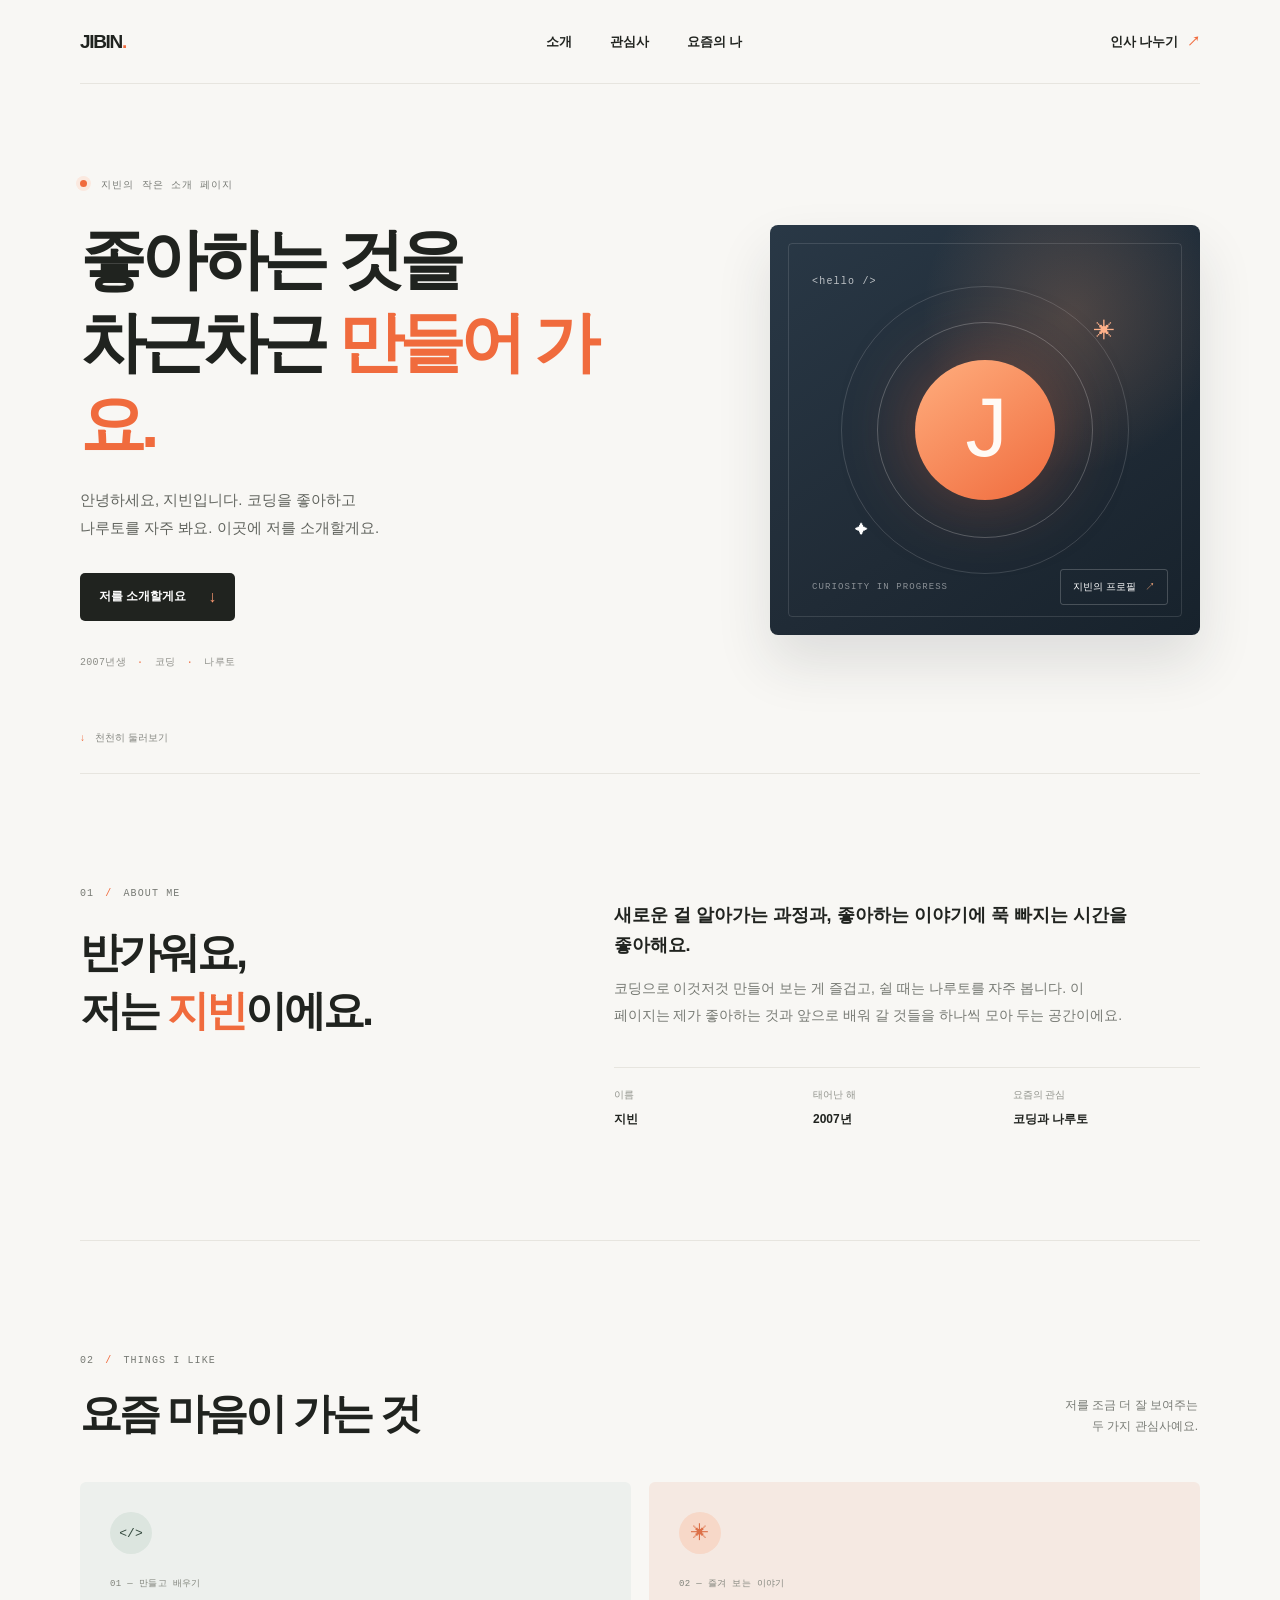
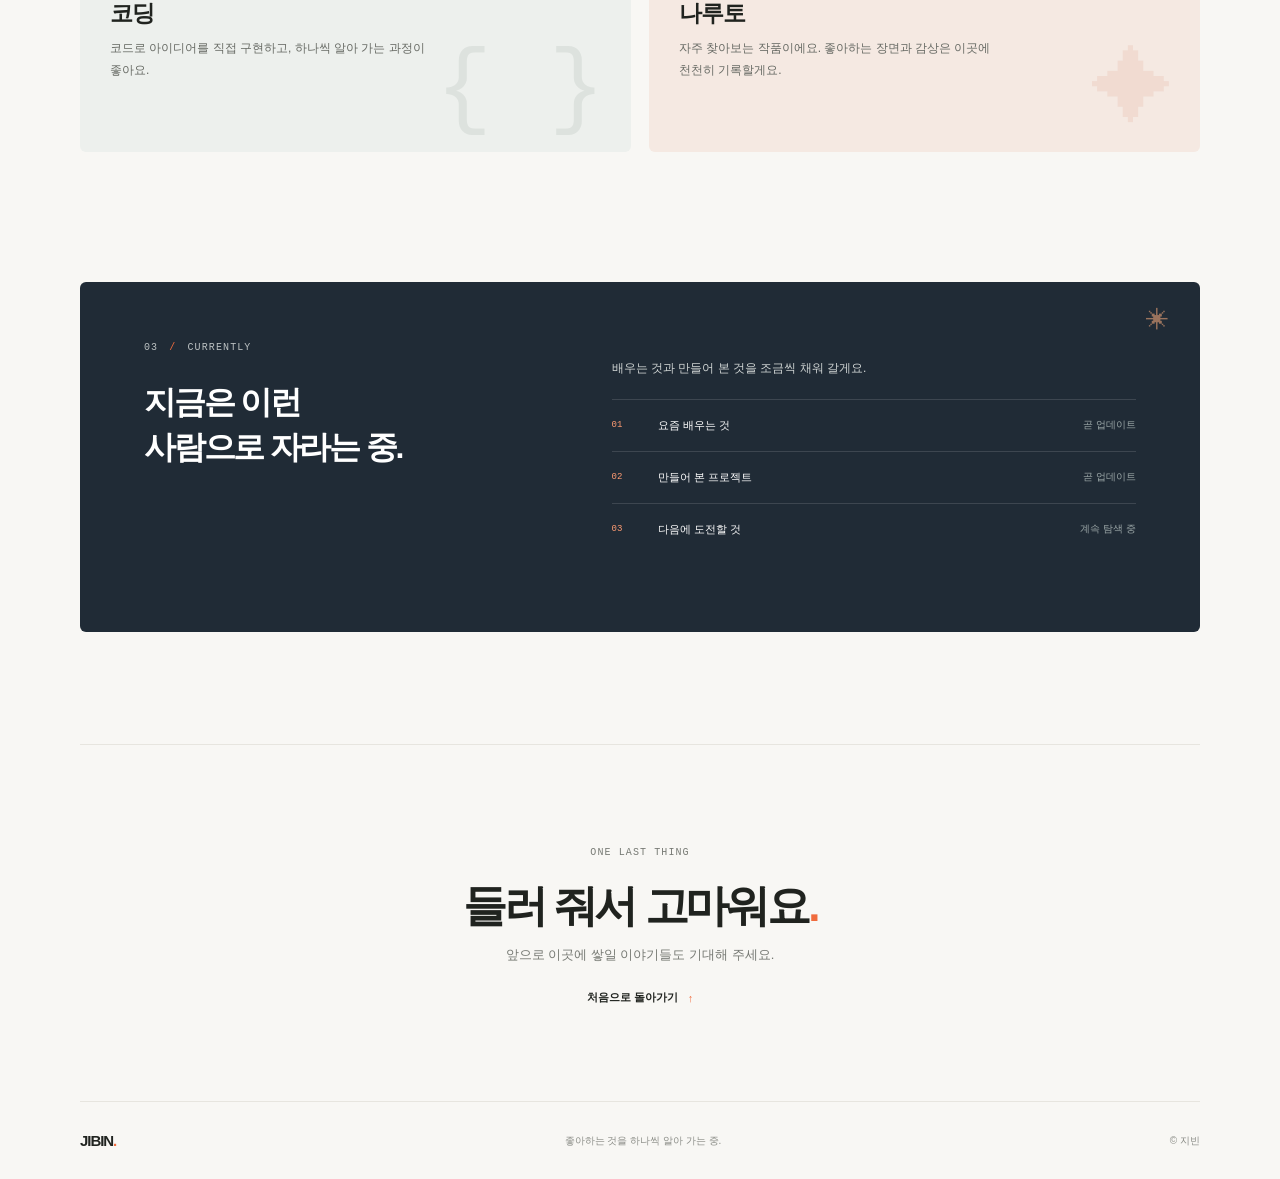
<file: index.html>
<!doctype html>
<html lang="ko">
  <head>
    <meta charset="utf-8">
    <meta name="viewport" content="width=device-width, initial-scale=1">
    <meta name="theme-color" content="#f8f7f4">
    <meta
      name="description"
      content="코딩을 좋아하고 나루토를 자주 보는 지빈의 자기소개 페이지입니다."
    >
    <title>지빈 — 자기소개</title>
    <link rel="stylesheet" href="styles.css">
  </head>
  <body>
    <header class="site-header">
      <a class="wordmark" href="#home" aria-label="지빈 페이지 맨 위로">JIBIN<span>.</span></a>
      <nav aria-label="주요 메뉴">
        <a href="#about">소개</a>
        <a href="#interests">관심사</a>
        <a href="#now">요즘의 나</a>
      </nav>
      <a class="header-link" href="#contact">인사 나누기 <span aria-hidden="true">↗</span></a>
    </header>

    <main>
      <section class="hero section-wrap" id="home" aria-labelledby="hero-title">
        <div class="hero-copy">
          <p class="eyebrow"><span class="status-dot"></span> 지빈의 작은 소개 페이지</p>
          <h1 id="hero-title">좋아하는 것을<br>차근차근 <span>만들어 가요.</span></h1>
          <p class="hero-intro">
            안녕하세요, 지빈입니다. 코딩을 좋아하고<br class="desktop-break">
            나루토를 자주 봐요. 이곳에 저를 소개할게요.
          </p>
          <a class="button button-dark" href="#about">저를 소개할게요 <span aria-hidden="true">↓</span></a>
          <p class="hero-note">2007년생 <span aria-hidden="true">·</span> 코딩 <span aria-hidden="true">·</span> 나루토</p>
        </div>

        <div class="hero-art" aria-label="지빈의 이니셜 J를 담은 장식 카드" role="img">
          <div class="art-orbit orbit-one"></div>
          <div class="art-orbit orbit-two"></div>
          <div class="art-glow"></div>
          <span class="art-star star-one" aria-hidden="true">✳</span>
          <span class="art-star star-two" aria-hidden="true">✦</span>
          <span class="art-code" aria-hidden="true">&lt;hello /&gt;</span>
          <span class="art-letter" aria-hidden="true">J</span>
          <span class="art-caption">CURIOSITY IN PROGRESS</span>
          <span class="art-chip">지빈의 프로필 <span aria-hidden="true">↗</span></span>
        </div>
        <a class="scroll-cue" href="#about"><span aria-hidden="true">↓</span> 천천히 둘러보기</a>
      </section>

      <section class="about section-wrap section-space" id="about" aria-labelledby="about-title">
        <div class="section-heading">
          <p class="eyebrow">01 <span>/</span> ABOUT ME</p>
          <h2 id="about-title">반가워요,<br>저는 <span>지빈</span>이에요.</h2>
        </div>
        <div class="about-copy">
          <p class="lead">
            새로운 걸 알아가는 과정과, 좋아하는 이야기에 푹 빠지는 시간을 좋아해요.
          </p>
          <p>
            코딩으로 이것저것 만들어 보는 게 즐겁고, 쉴 때는 나루토를 자주 봅니다.
            이 페이지는 제가 좋아하는 것과 앞으로 배워 갈 것들을 하나씩 모아 두는 공간이에요.
          </p>
          <div class="about-facts">
            <div><span>이름</span><strong>지빈</strong></div>
            <div><span>태어난 해</span><strong>2007년</strong></div>
            <div><span>요즘의 관심</span><strong>코딩과 나루토</strong></div>
          </div>
        </div>
      </section>

      <section class="interests section-wrap section-space" id="interests" aria-labelledby="interests-title">
        <div class="section-topline">
          <div>
            <p class="eyebrow">02 <span>/</span> THINGS I LIKE</p>
            <h2 id="interests-title">요즘 마음이 가는 것</h2>
          </div>
          <p class="section-aside">저를 조금 더 잘 보여주는<br>두 가지 관심사예요.</p>
        </div>
        <div class="interest-grid">
          <article class="interest-card coding-card">
            <div class="card-icon code-icon" aria-hidden="true">&lt;/&gt;</div>
            <p class="card-index">01 — 만들고 배우기</p>
            <h3>코딩</h3>
            <p>코드로 아이디어를 직접 구현하고, 하나씩 알아 가는 과정이 좋아요.</p>
            <span class="card-decoration" aria-hidden="true">{ }</span>
          </article>
          <article class="interest-card anime-card">
            <div class="card-icon story-icon" aria-hidden="true">✳</div>
            <p class="card-index">02 — 즐겨 보는 이야기</p>
            <h3>나루토</h3>
            <p>자주 찾아보는 작품이에요. 좋아하는 장면과 감상은 이곳에 천천히 기록할게요.</p>
            <span class="card-decoration" aria-hidden="true">✦</span>
          </article>
        </div>
      </section>

      <section class="now section-wrap section-space" id="now" aria-labelledby="now-title">
        <div class="now-panel">
          <div class="now-heading">
            <p class="eyebrow">03 <span>/</span> CURRENTLY</p>
            <h2 id="now-title">지금은 이런<br>사람으로 자라는 중.</h2>
          </div>
          <div class="now-content">
            <p>배우는 것과 만들어 본 것을 조금씩 채워 갈게요.</p>
            <ul class="now-list">
              <li><span class="list-mark">01</span><span>요즘 배우는 것</span><span class="list-status">곧 업데이트</span></li>
              <li><span class="list-mark">02</span><span>만들어 본 프로젝트</span><span class="list-status">곧 업데이트</span></li>
              <li><span class="list-mark">03</span><span>다음에 도전할 것</span><span class="list-status">계속 탐색 중</span></li>
            </ul>
          </div>
          <span class="panel-spark" aria-hidden="true">✳</span>
        </div>
      </section>

      <section class="contact section-wrap" id="contact" aria-labelledby="contact-title">
        <p class="eyebrow">ONE LAST THING</p>
        <h2 id="contact-title">들러 줘서 고마워요<span>.</span></h2>
        <p>앞으로 이곳에 쌓일 이야기들도 기대해 주세요.</p>
        <a class="text-link" href="#home">처음으로 돌아가기 <span aria-hidden="true">↑</span></a>
      </section>
    </main>

    <footer class="site-footer section-wrap">
      <a class="wordmark" href="#home">JIBIN<span>.</span></a>
      <p>좋아하는 것을 하나씩 알아 가는 중.</p>
      <span>© <span>지빈</span></span>
    </footer>
  </body>
</html>
</file>
<file: styles.css>
:root {
  color-scheme: light;
  --paper: #f8f7f4;
  --ink: #20231f;
  --muted: #777a74;
  --line: #e7e5df;
  --orange: #f06b3d;
  --orange-pale: #fbe9df;
  --navy: #202b36;
  --mono: "SFMono-Regular", Menlo, Consolas, monospace;
  --sans: "Apple SD Gothic Neo", "Malgun Gothic", "Noto Sans KR", sans-serif;
}

* {
  box-sizing: border-box;
}

html {
  scroll-behavior: smooth;
  scroll-padding-top: 88px;
}

body {
  margin: 0;
  background: var(--paper);
  color: var(--ink);
  font-family: var(--sans);
  -webkit-font-smoothing: antialiased;
}

a {
  color: inherit;
  text-decoration: none;
}

a:focus-visible {
  outline: 3px solid var(--orange);
  outline-offset: 5px;
}

.section-wrap,
.site-header {
  width: min(1120px, calc(100% - 64px));
  margin-inline: auto;
}

.site-header {
  height: 84px;
  display: flex;
  align-items: center;
  justify-content: space-between;
  border-bottom: 1px solid var(--line);
}

.wordmark {
  font-size: 19px;
  font-weight: 800;
  letter-spacing: -0.07em;
}

.wordmark span,
.contact h2 span {
  color: var(--orange);
}

.site-header nav {
  display: flex;
  gap: 38px;
  margin-left: 52px;
}

.site-header nav a,
.header-link {
  font-size: 13px;
  font-weight: 600;
  transition: color 160ms ease;
}

.site-header nav a:hover,
.header-link:hover,
.text-link:hover {
  color: var(--orange);
}

.header-link span {
  margin-left: 5px;
  color: var(--orange);
}

.hero {
  min-height: 626px;
  padding-top: 76px;
  padding-bottom: 72px;
  display: grid;
  grid-template-columns: 1.08fr 0.92fr;
  align-items: center;
  column-gap: 48px;
  position: relative;
}

.hero-copy {
  padding: 18px 0 32px;
}

.eyebrow {
  margin: 0;
  color: var(--muted);
  font-family: var(--mono);
  font-size: 10px;
  letter-spacing: 0.11em;
  line-height: 1.6;
}

.status-dot {
  display: inline-block;
  width: 7px;
  height: 7px;
  margin: 0 7px 1px 0;
  border-radius: 50%;
  background: var(--orange);
  box-shadow: 0 0 0 4px var(--orange-pale);
}

.hero h1 {
  margin: 24px 0 20px;
  font-size: clamp(42px, 5.2vw, 66px);
  font-weight: 700;
  letter-spacing: -0.075em;
  line-height: 1.25;
}

.hero h1 span,
.section-heading h2 span {
  color: var(--orange);
}

.hero-intro {
  margin: 0;
  color: #62655f;
  font-size: 15px;
  line-height: 1.9;
  word-break: keep-all;
}

.button {
  display: inline-flex;
  min-height: 48px;
  align-items: center;
  justify-content: center;
  gap: 22px;
  margin-top: 30px;
  padding: 0 19px;
  border-radius: 5px;
  font-size: 12px;
  font-weight: 600;
  transition: transform 160ms ease, background 160ms ease;
}

.button:hover {
  transform: translateY(-2px);
}

.button-dark {
  background: var(--ink);
  color: white;
}

.button-dark:hover {
  background: #39423b;
}

.button span {
  color: #ff9a72;
  font-size: 16px;
}

.hero-note {
  margin: 34px 0 0;
  color: #8d8e88;
  font-family: var(--mono);
  font-size: 10px;
  letter-spacing: 0.03em;
}

.hero-note span {
  margin-inline: 5px;
  color: var(--orange);
}

.hero-art {
  height: 410px;
  max-width: 430px;
  width: 100%;
  justify-self: end;
  overflow: hidden;
  position: relative;
  border-radius: 8px;
  background:
    radial-gradient(ellipse at 70% 22%, rgba(255, 164, 111, 0.2), transparent 35%),
    linear-gradient(145deg, #293846 0%, #202b36 58%, #17222c 100%);
  box-shadow: 0 28px 55px rgba(34, 43, 48, 0.12);
}

.hero-art::before {
  content: "";
  position: absolute;
  inset: 18px;
  border: 1px solid rgba(255, 255, 255, 0.12);
  border-radius: 4px;
}

.art-orbit {
  position: absolute;
  top: 50%;
  left: 50%;
  border: 1px solid rgba(255, 255, 255, 0.15);
  border-radius: 50%;
  transform: translate(-50%, -50%);
}

.orbit-one {
  width: 288px;
  height: 288px;
}

.orbit-two {
  width: 216px;
  height: 216px;
  border-color: rgba(255, 255, 255, 0.23);
}

.art-glow {
  position: absolute;
  top: 50%;
  left: 50%;
  width: 140px;
  height: 140px;
  border-radius: 50%;
  background: linear-gradient(145deg, #ffae7e, var(--orange));
  box-shadow: 0 0 75px rgba(240, 107, 61, 0.35);
  transform: translate(-50%, -50%);
}

.art-letter {
  position: absolute;
  top: 50%;
  left: 50%;
  color: #fffaf5;
  font-size: 84px;
  font-weight: 500;
  letter-spacing: -0.1em;
  line-height: 1;
  transform: translate(-58%, -54%);
}

.art-code,
.art-caption {
  position: absolute;
  color: rgba(255, 255, 255, 0.7);
  font-family: var(--mono);
  font-size: 10px;
  letter-spacing: 0.12em;
}

.art-code {
  top: 51px;
  left: 42px;
}

.art-caption {
  bottom: 43px;
  left: 42px;
  color: rgba(255, 255, 255, 0.48);
  font-size: 9px;
}

.art-star {
  position: absolute;
  color: #ffb18a;
}

.star-one {
  top: 94px;
  right: 85px;
  font-size: 21px;
}

.star-two {
  bottom: 98px;
  left: 85px;
  color: white;
  font-size: 13px;
}

.art-chip {
  position: absolute;
  right: 32px;
  bottom: 30px;
  padding: 10px 12px;
  border: 1px solid rgba(255, 255, 255, 0.2);
  border-radius: 3px;
  color: white;
  font-size: 10px;
}

.art-chip span {
  margin-left: 6px;
  color: #ffae7e;
}

.scroll-cue {
  position: absolute;
  bottom: 28px;
  left: 0;
  color: #858781;
  font-size: 10px;
}

.scroll-cue span {
  margin-right: 7px;
  color: var(--orange);
}

.section-space {
  padding-top: 112px;
  padding-bottom: 112px;
  border-top: 1px solid var(--line);
}

.about {
  display: grid;
  grid-template-columns: 0.85fr 1.15fr;
  gap: 100px;
}

.section-heading h2,
.section-topline h2,
.now-heading h2 {
  margin: 22px 0 0;
  font-size: clamp(30px, 3.4vw, 42px);
  font-weight: 600;
  letter-spacing: -0.07em;
  line-height: 1.4;
}

.section-heading .eyebrow span,
.section-topline .eyebrow span,
.now-heading .eyebrow span {
  margin-inline: 4px;
  color: var(--orange);
}

.about-copy {
  padding-top: 14px;
}

.about-copy p {
  max-width: 520px;
  margin: 0;
  color: var(--muted);
  font-size: 14px;
  line-height: 1.95;
  word-break: keep-all;
}

.about-copy .lead {
  margin-bottom: 14px;
  color: var(--ink);
  font-size: 18px;
  font-weight: 600;
  line-height: 1.7;
}

.about-facts {
  display: grid;
  grid-template-columns: repeat(3, 1fr);
  gap: 12px;
  margin-top: 38px;
  padding-top: 20px;
  border-top: 1px solid var(--line);
}

.about-facts div {
  display: flex;
  flex-direction: column;
  gap: 9px;
}

.about-facts span {
  color: #91938c;
  font-size: 10px;
}

.about-facts strong {
  font-size: 12px;
  font-weight: 600;
}

.section-topline {
  display: flex;
  align-items: end;
  justify-content: space-between;
  margin-bottom: 38px;
}

.section-topline h2 {
  margin-top: 16px;
}

.section-aside {
  margin: 0 2px 6px 0;
  color: var(--muted);
  font-size: 12px;
  line-height: 1.8;
  text-align: right;
}

.interest-grid {
  display: grid;
  grid-template-columns: repeat(2, 1fr);
  gap: 18px;
}

.interest-card {
  min-height: 270px;
  padding: 30px;
  overflow: hidden;
  position: relative;
  border-radius: 6px;
}

.coding-card {
  background: #edf0ed;
}

.anime-card {
  background: #f5e9e2;
}

.card-icon {
  width: 42px;
  height: 42px;
  display: grid;
  place-items: center;
  margin-bottom: 23px;
  border-radius: 50%;
  font-family: var(--mono);
  font-size: 13px;
}

.code-icon {
  background: #dce5df;
  color: #34493e;
}

.story-icon {
  background: #f7d8c8;
  color: #dc7048;
  font-size: 18px;
}

.card-index {
  margin: 0 0 8px;
  color: #81847c;
  font-family: var(--mono);
  font-size: 9px;
  letter-spacing: 0.04em;
}

.interest-card h3 {
  margin: 0 0 9px;
  font-size: 23px;
  font-weight: 600;
  letter-spacing: -0.05em;
}

.interest-card > p:last-of-type {
  max-width: 340px;
  margin: 0;
  color: #676a64;
  font-size: 12px;
  line-height: 1.8;
  word-break: keep-all;
}

.card-decoration {
  position: absolute;
  right: 26px;
  bottom: 15px;
  color: rgba(42, 63, 50, 0.08);
  font-family: var(--mono);
  font-size: 94px;
  font-weight: 500;
  line-height: 1;
}

.anime-card .card-decoration {
  color: rgba(202, 95, 55, 0.1);
  font-size: 82px;
}

.now {
  padding-top: 18px;
  border-top: 0;
}

.now-panel {
  min-height: 350px;
  display: grid;
  grid-template-columns: 0.85fr 1.15fr;
  gap: 80px;
  padding: 58px 64px;
  overflow: hidden;
  position: relative;
  border-radius: 6px;
  background: var(--navy);
  color: white;
}

.now-heading .eyebrow {
  color: #bbc1c2;
}

.now-heading h2 {
  margin-top: 24px;
  font-size: 32px;
}

.now-content {
  align-self: center;
}

.now-content > p {
  margin: 0 0 22px;
  color: #d0d5d4;
  font-size: 12px;
}

.now-list {
  margin: 0;
  padding: 0;
  list-style: none;
}

.now-list li {
  min-height: 52px;
  display: grid;
  grid-template-columns: 36px 1fr auto;
  align-items: center;
  gap: 10px;
  border-top: 1px solid rgba(255, 255, 255, 0.13);
  font-size: 11px;
}

.list-mark {
  color: #ff9c73;
  font-family: var(--mono);
  font-size: 9px;
}

.list-status {
  color: #9da9a9;
  font-size: 10px;
}

.panel-spark {
  position: absolute;
  top: 25px;
  right: 31px;
  color: rgba(255, 174, 126, 0.55);
  font-size: 23px;
}

.contact {
  padding-top: 100px;
  padding-bottom: 96px;
  border-top: 1px solid var(--line);
  text-align: center;
}

.contact h2 {
  margin: 16px 0 10px;
  font-size: clamp(28px, 4vw, 44px);
  font-weight: 600;
  letter-spacing: -0.07em;
}

.contact > p:not(.eyebrow) {
  margin: 0;
  color: var(--muted);
  font-size: 13px;
}

.text-link {
  display: inline-flex;
  gap: 10px;
  align-items: center;
  margin-top: 26px;
  font-size: 11px;
  font-weight: 600;
  transition: color 160ms ease;
}

.text-link span {
  color: var(--orange);
}

.site-footer {
  min-height: 78px;
  display: flex;
  align-items: center;
  justify-content: space-between;
  border-top: 1px solid var(--line);
}

.site-footer .wordmark {
  font-size: 15px;
}

.site-footer p,
.site-footer > span {
  color: #8a8c86;
  font-size: 10px;
}

@media (max-width: 760px) {
  .section-wrap,
  .site-header {
    width: min(100% - 40px, 560px);
  }

  .site-header {
    height: 70px;
  }

  .site-header nav {
    gap: 16px;
    margin-left: 0;
  }

  .site-header nav a,
  .header-link {
    font-size: 11px;
  }

  .hero {
    min-height: auto;
    grid-template-columns: 1fr;
    gap: 42px;
    padding-top: 68px;
    padding-bottom: 76px;
  }

  .hero-copy {
    padding: 0;
  }

  .hero h1 {
    font-size: clamp(42px, 10vw, 60px);
  }

  .hero-art {
    height: min(410px, 86vw);
    max-width: none;
  }

  .scroll-cue {
    bottom: 28px;
  }

  .section-space {
    padding-top: 78px;
    padding-bottom: 78px;
  }

  .about {
    grid-template-columns: 1fr;
    gap: 30px;
  }

  .about-copy {
    padding-top: 0;
  }

  .section-topline {
    align-items: start;
    gap: 15px;
  }

  .section-aside {
    font-size: 10px;
  }

  .interest-card {
    min-height: 260px;
    padding: 24px;
  }

  .now {
    padding-top: 8px;
  }

  .now-panel {
    grid-template-columns: 1fr;
    gap: 35px;
    padding: 40px 30px;
  }
}

@media (max-width: 500px) {
  .section-wrap,
  .site-header {
    width: calc(100% - 36px);
  }

  .site-header nav {
    gap: 12px;
  }

  .header-link {
    display: none;
  }

  .hero {
    padding-top: 54px;
  }

  .hero-intro {
    font-size: 13px;
  }

  .desktop-break {
    display: none;
  }

  .hero-art {
    height: 320px;
  }

  .orbit-one {
    width: 240px;
    height: 240px;
  }

  .orbit-two {
    width: 180px;
    height: 180px;
  }

  .art-glow {
    width: 120px;
    height: 120px;
  }

  .art-letter {
    font-size: 72px;
  }

  .art-code {
    top: 42px;
    left: 34px;
  }

  .art-caption {
    bottom: 35px;
    left: 34px;
  }

  .art-chip {
    right: 26px;
    bottom: 23px;
  }

  .section-topline {
    display: block;
  }

  .section-aside {
    margin-top: 14px;
    text-align: left;
  }

  .interest-grid {
    grid-template-columns: 1fr;
  }

  .interest-card {
    min-height: 240px;
  }

  .about-facts {
    gap: 8px;
  }

  .about-facts strong {
    font-size: 11px;
  }

  .now-panel {
    padding: 35px 22px;
  }

  .now-list li {
    grid-template-columns: 26px 1fr auto;
    gap: 6px;
    font-size: 10px;
  }

  .list-status {
    font-size: 9px;
  }

  .site-footer {
    min-height: 72px;
  }

  .site-footer p {
    display: none;
  }
}

@media (prefers-reduced-motion: reduce) {
  *,
  *::before,
  *::after {
    scroll-behavior: auto !important;
    transition-duration: 0.01ms !important;
  }
}
</file>
